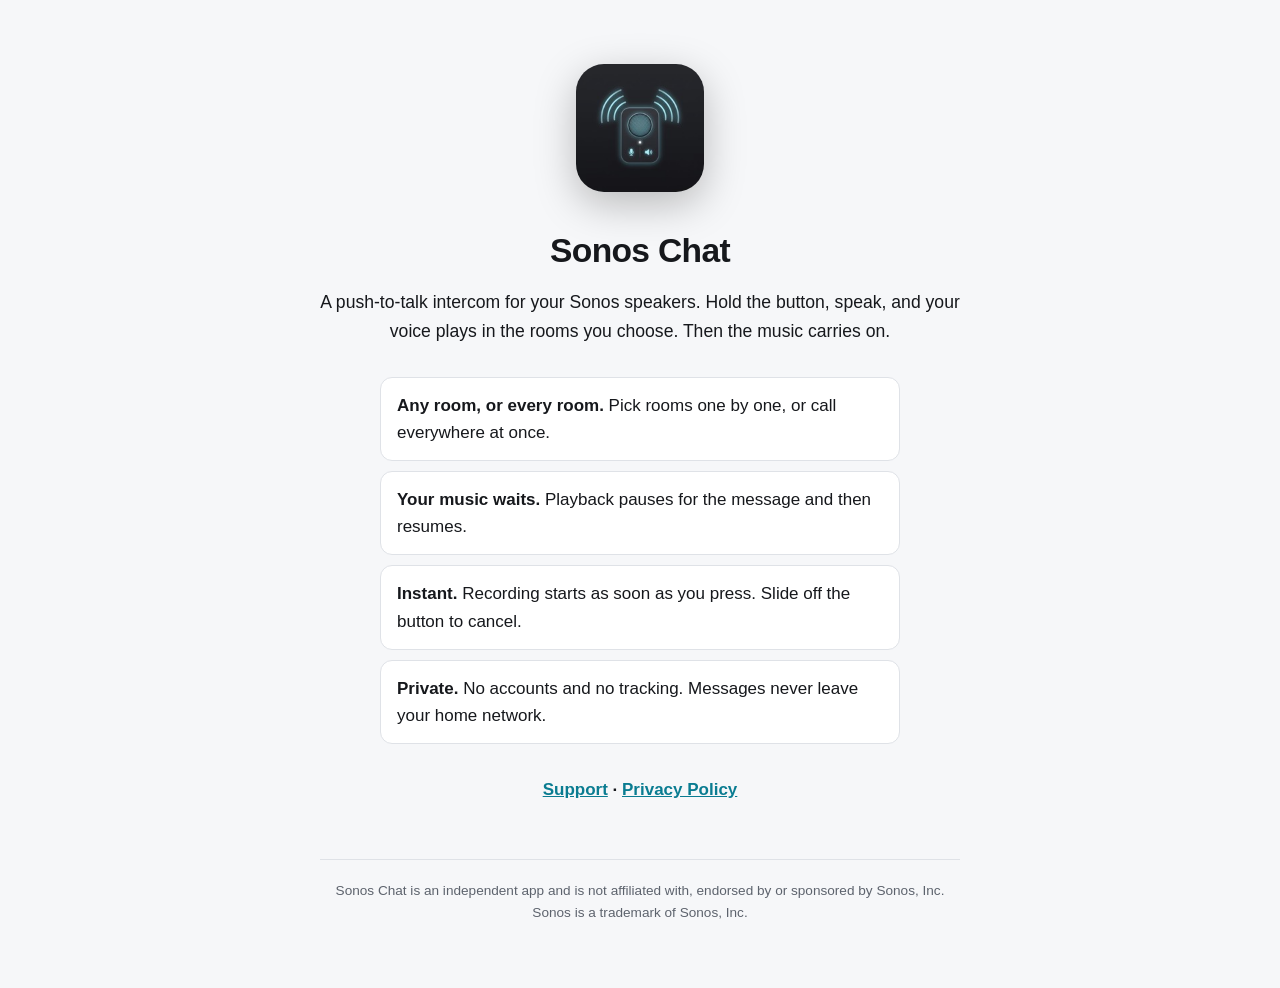
<file: index.html>
<!doctype html>
<html lang="en">
<head>
<meta charset="utf-8">
<meta name="viewport" content="width=device-width, initial-scale=1">
<title>Sonos Chat</title>
<meta name="description" content="A push-to-talk intercom for your Sonos speakers.">
<link rel="stylesheet" href="style.css">
</head>
<body>
<main class="home">
  <span class="app-icon hero-icon" role="img" aria-label="Sonos Chat app icon"></span>
  <h1>Sonos Chat</h1>
  <p class="lead">A push-to-talk intercom for your Sonos speakers. Hold the button, speak, and your voice
  plays in the rooms you choose. Then the music carries on.</p>

  <ul class="features">
    <li><strong>Any room, or every room.</strong> Pick rooms one by one, or call everywhere at once.</li>
    <li><strong>Your music waits.</strong> Playback pauses for the message and then resumes.</li>
    <li><strong>Instant.</strong> Recording starts as soon as you press. Slide off the button to cancel.</li>
    <li><strong>Private.</strong> No accounts and no tracking. Messages never leave your home network.</li>
  </ul>

  <p class="links"><a href="support.html">Support</a> · <a href="privacy.html">Privacy Policy</a></p>

  <footer>Sonos Chat is an independent app and is not affiliated with, endorsed by or sponsored by
  Sonos, Inc. Sonos is a trademark of Sonos, Inc.</footer>
</main>
</body>
</html>
</file>
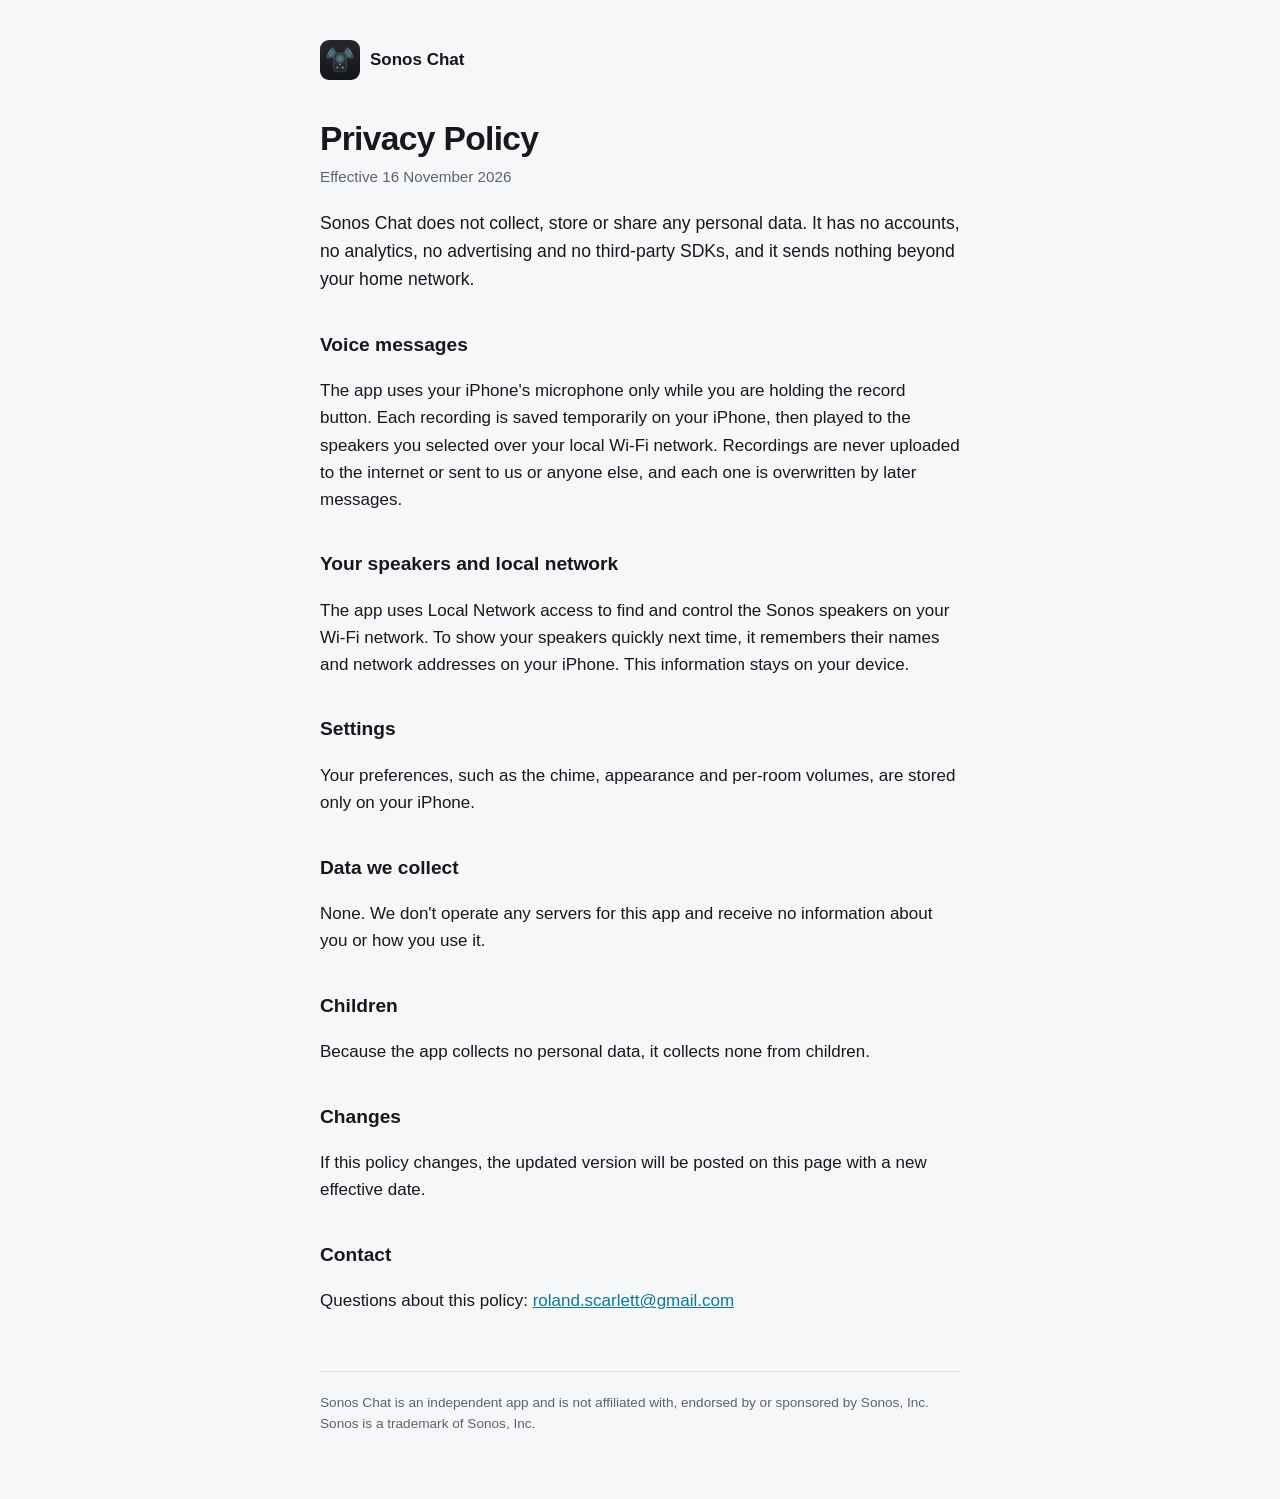
<file: privacy.html>
<!doctype html>
<html lang="en">
<head>
<meta charset="utf-8">
<meta name="viewport" content="width=device-width, initial-scale=1">
<title>Privacy Policy — Sonos Chat</title>
<link rel="stylesheet" href="style.css">
</head>
<body>
<main>
  <a class="brand" href="./"><span class="app-icon" aria-hidden="true"></span> Sonos Chat</a>

  <h1>Privacy Policy</h1>
  <p class="meta">Effective 16 November 2026</p>

  <p class="lead">Sonos Chat does not collect, store or share any personal data. It has no accounts,
  no analytics, no advertising and no third-party SDKs, and it sends nothing beyond your home network.</p>

  <h2>Voice messages</h2>
  <p>The app uses your iPhone's microphone only while you are holding the record button. Each
  recording is saved temporarily on your iPhone, then played to the speakers you selected over your
  local Wi-Fi network. Recordings are never uploaded to the internet or sent to us or anyone else,
  and each one is overwritten by later messages.</p>

  <h2>Your speakers and local network</h2>
  <p>The app uses Local Network access to find and control the Sonos speakers on your Wi-Fi network.
  To show your speakers quickly next time, it remembers their names and network addresses on your
  iPhone. This information stays on your device.</p>

  <h2>Settings</h2>
  <p>Your preferences, such as the chime, appearance and per-room volumes, are stored only on your
  iPhone.</p>

  <h2>Data we collect</h2>
  <p>None. We don't operate any servers for this app and receive no information about you or how you
  use it.</p>

  <h2>Children</h2>
  <p>Because the app collects no personal data, it collects none from children.</p>

  <h2>Changes</h2>
  <p>If this policy changes, the updated version will be posted on this page with a new effective
  date.</p>

  <h2>Contact</h2>
  <p>Questions about this policy: <a href="mailto:roland.scarlett@gmail.com">roland.scarlett@gmail.com</a></p>

  <footer>Sonos Chat is an independent app and is not affiliated with, endorsed by or sponsored by
  Sonos, Inc. Sonos is a trademark of Sonos, Inc.</footer>
</main>
</body>
</html>
</file>
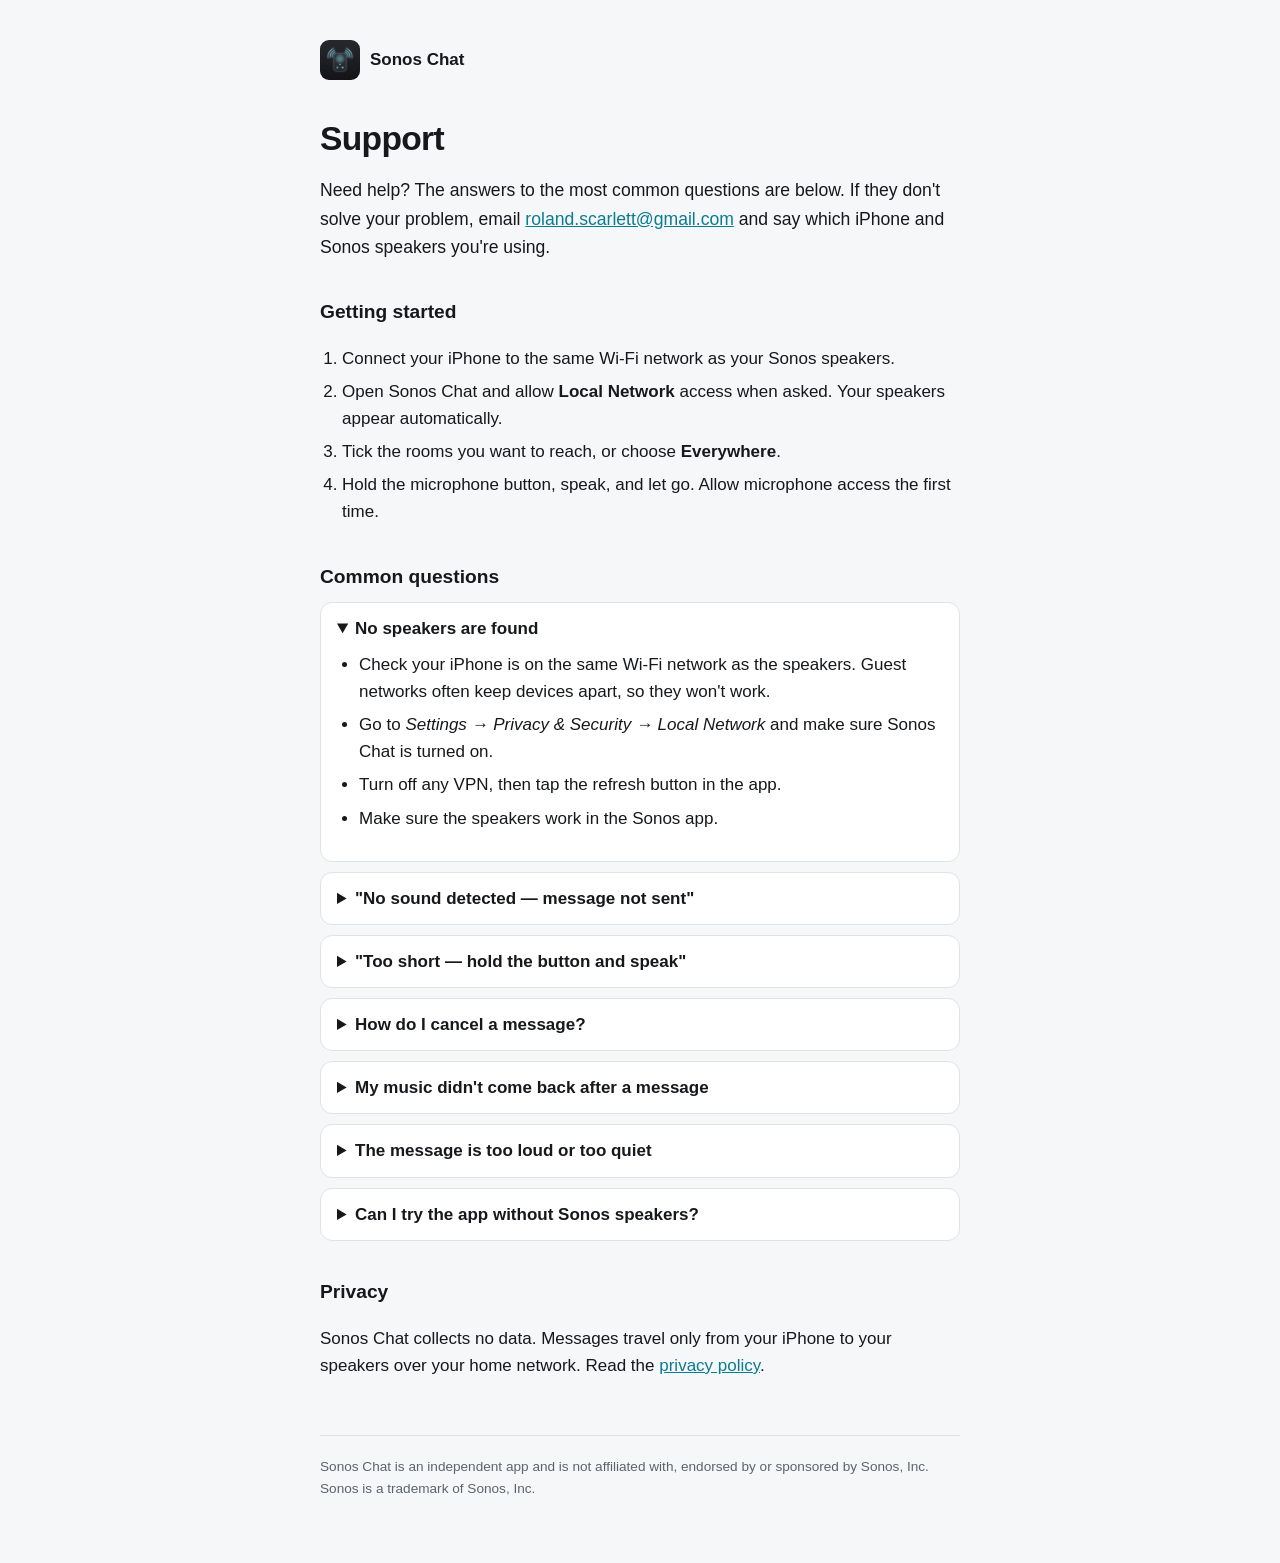
<file: support.html>
<!doctype html>
<html lang="en">
<head>
<meta charset="utf-8">
<meta name="viewport" content="width=device-width, initial-scale=1">
<title>Support — Sonos Chat</title>
<link rel="stylesheet" href="style.css">
</head>
<body>
<main>
  <a class="brand" href="./"><span class="app-icon" aria-hidden="true"></span> Sonos Chat</a>

  <h1>Support</h1>
  <p class="lead">Need help? The answers to the most common questions are below. If they don't
  solve your problem, email <a href="mailto:roland.scarlett@gmail.com">roland.scarlett@gmail.com</a> and say which
  iPhone and Sonos speakers you're using.</p>

  <h2>Getting started</h2>
  <ol>
    <li>Connect your iPhone to the same Wi-Fi network as your Sonos speakers.</li>
    <li>Open Sonos Chat and allow <strong>Local Network</strong> access when asked. Your speakers appear
      automatically.</li>
    <li>Tick the rooms you want to reach, or choose <strong>Everywhere</strong>.</li>
    <li>Hold the microphone button, speak, and let go. Allow microphone access the first time.</li>
  </ol>

  <h2>Common questions</h2>

  <details open>
    <summary>No speakers are found</summary>
    <ul>
      <li>Check your iPhone is on the same Wi-Fi network as the speakers. Guest networks often keep
        devices apart, so they won't work.</li>
      <li>Go to <em>Settings → Privacy &amp; Security → Local Network</em> and make sure Sonos Chat is
        turned on.</li>
      <li>Turn off any VPN, then tap the refresh button in the app.</li>
      <li>Make sure the speakers work in the Sonos app.</li>
    </ul>
  </details>

  <details>
    <summary>"No sound detected — message not sent"</summary>
    <p>If the recording is silent, the app doesn't send it, so an accidental press won't play
    through the house. Hold the button and speak clearly towards your iPhone.</p>
  </details>

  <details>
    <summary>"Too short — hold the button and speak"</summary>
    <p>Very short taps are ignored. Keep holding the button for the whole time you're talking, and
    let go when you've finished.</p>
  </details>

  <details>
    <summary>How do I cancel a message?</summary>
    <p>While you're recording, slide your finger off the button. The message is thrown away and
    nothing is sent.</p>
  </details>

  <details>
    <summary>My music didn't come back after a message</summary>
    <p>Most sources, including radio, streaming stations and your queue, resume automatically. AirPlay
    can only resume if the device that was sending it still has its session open. If not, the app
    shows "couldn't resume previous audio" and you can restart playback from that device.</p>
  </details>

  <details>
    <summary>The message is too loud or too quiet</summary>
    <p>Each room has its own message volume slider. It only affects intercom messages: your speakers
    go back to their previous volume afterwards.</p>
  </details>

  <details>
    <summary>Can I try the app without Sonos speakers?</summary>
    <p>Yes. Tap <strong>Try Demo Mode</strong> on the "No Speakers Found" screen, or turn on
    <em>Demo mode</em> in Settings. Messages then play on your iPhone instead of on speakers.</p>
  </details>

  <h2>Privacy</h2>
  <p>Sonos Chat collects no data. Messages travel only from your iPhone to your speakers over your
  home network. Read the <a href="privacy.html">privacy policy</a>.</p>

  <footer>Sonos Chat is an independent app and is not affiliated with, endorsed by or sponsored by
  Sonos, Inc. Sonos is a trademark of Sonos, Inc.</footer>
</main>
</body>
</html>
</file>
<file: style.css>
:root {
  --bg: #f6f7f9; --fg: #16181c; --muted: #5d636d; --line: #dfe2e7;
  --accent: #0a7c91; --card: #ffffff;
  color-scheme: light dark;
}
@media (prefers-color-scheme: dark) {
  :root { --bg: #16181c; --fg: #eceef1; --muted: #9aa1ab; --line: #2c3036;
          --accent: #6fd3e4; --card: #1e2125; }
}
* { box-sizing: border-box; }
body {
  margin: 0; background: var(--bg); color: var(--fg);
  font: 17px/1.6 -apple-system, BlinkMacSystemFont, "SF Pro Text", "Segoe UI", Roboto, sans-serif;
  -webkit-text-size-adjust: 100%;
}
main { max-width: 680px; margin: 0 auto; padding: 40px 20px 64px; }
a { color: var(--accent); }
.brand { display: inline-flex; align-items: center; gap: 10px; color: var(--fg);
         text-decoration: none; font-weight: 600; }
.brand .app-icon { width: 40px; height: 40px; border-radius: 9px; }
h1 { font-size: 2.1rem; line-height: 1.15; letter-spacing: -0.02em; margin: 32px 0 6px; }
h2 { font-size: 1.2rem; margin: 36px 0 8px; }
.meta { color: var(--muted); margin: 0 0 20px; font-size: 0.95rem; }
.lead { font-size: 1.1rem; }
ol, ul { padding-left: 1.3em; }
li { margin: 6px 0; }
details { background: var(--card); border: 1px solid var(--line); border-radius: 12px;
          padding: 12px 16px; margin: 10px 0; }
summary { cursor: pointer; font-weight: 600; }
details > :not(summary) { margin-top: 8px; }
footer { margin-top: 56px; padding-top: 20px; border-top: 1px solid var(--line);
         color: var(--muted); font-size: 0.85rem; }
.home { text-align: center; }
.hero-icon { width: 128px; height: 128px; border-radius: 28px; margin-top: 24px; box-shadow: 0 12px 40px rgba(0,0,0,.25); }
.features { list-style: none; padding: 0; text-align: left; margin: 32px auto; max-width: 520px; }
.features li { background: var(--card); border: 1px solid var(--line); border-radius: 12px;
               padding: 14px 16px; margin: 10px 0; }
.links { font-weight: 600; }

.app-icon { display: inline-block; background: #2a2d32 center / cover no-repeat url([data-uri]); }
</file>
